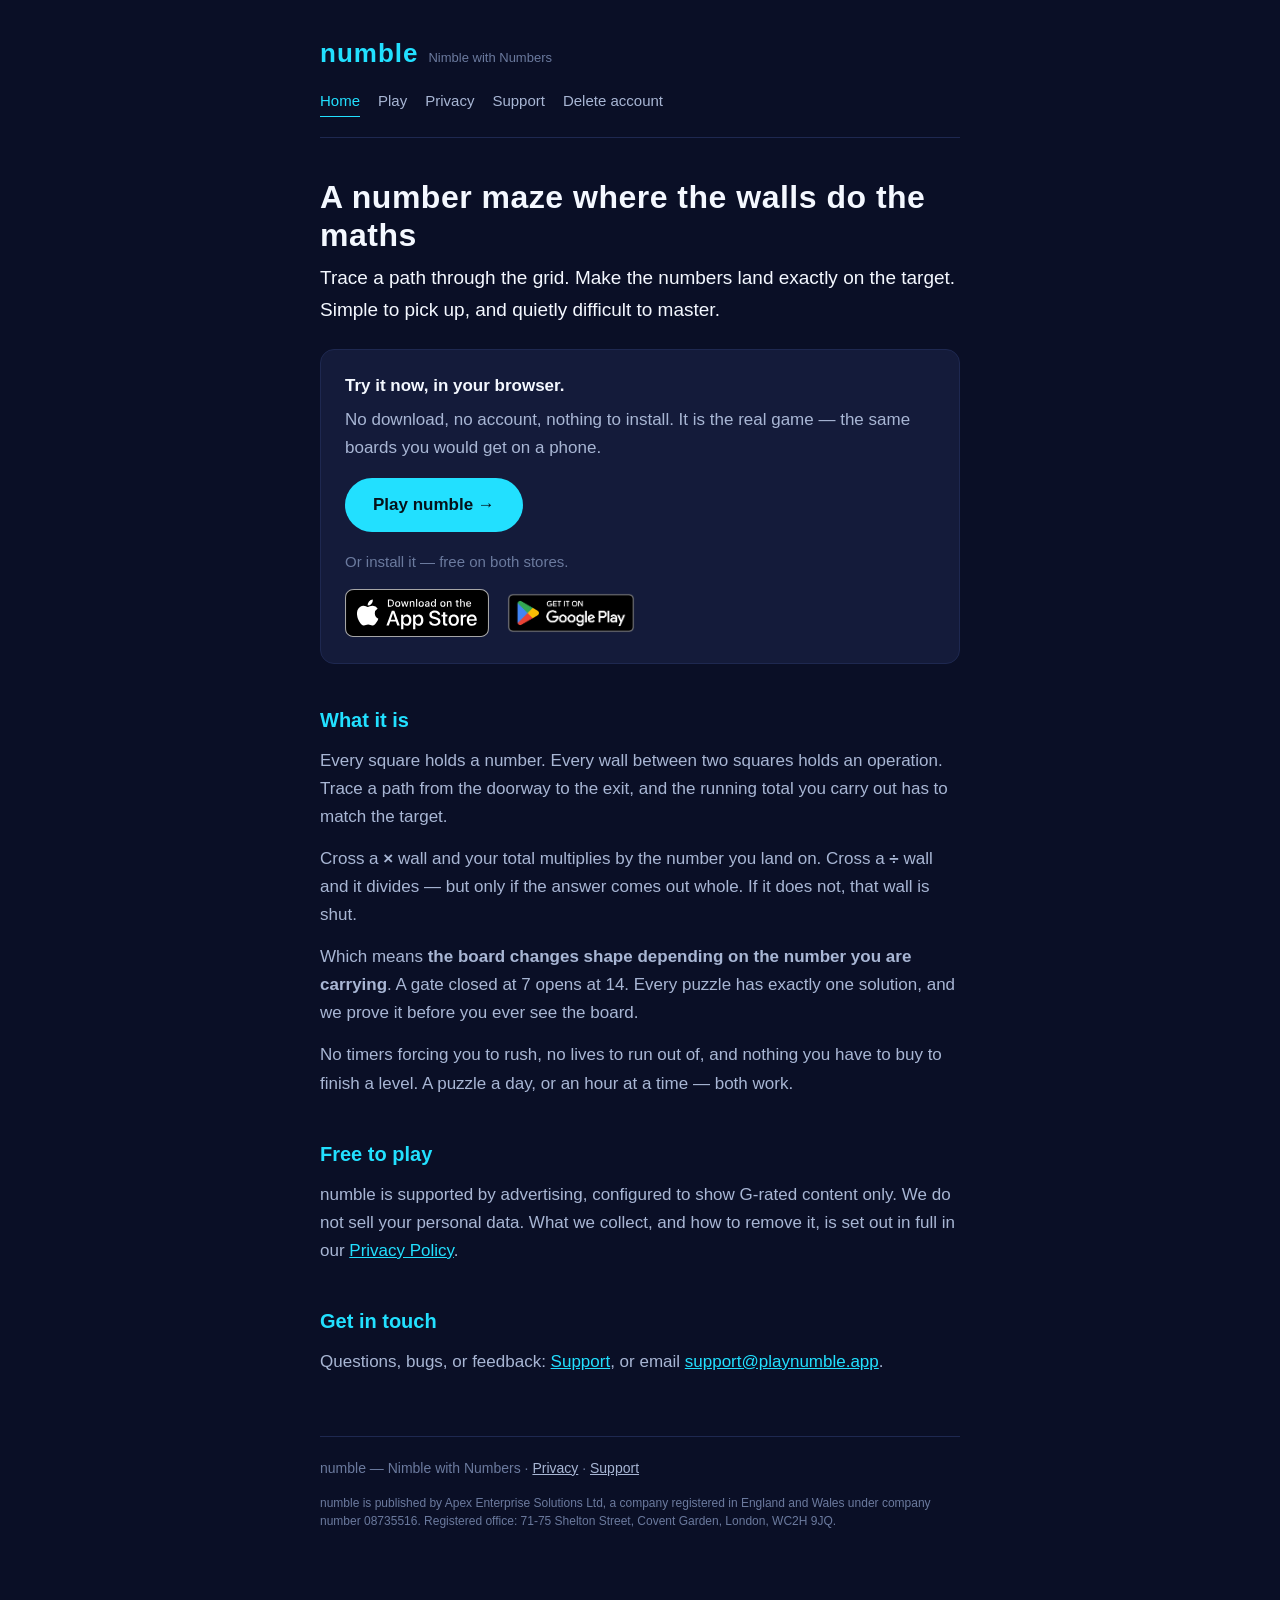
<file: index.html>
<!DOCTYPE html>
<html lang="en">
<head>
<meta charset="utf-8">
<meta name="viewport" content="width=device-width, initial-scale=1">
<title>numble — Nimble with Numbers</title>
<meta name="description" content="numble is a number maze puzzle. Trace a path through the grid and land exactly on the target.">
<link rel="stylesheet" href="style.css">
<meta property="og:type" content="website">
<meta property="og:site_name" content="numble">
<meta property="og:title" content="numble — Nimble with Numbers">
<meta property="og:description" content="A number maze where the walls do the maths. One path. One answer.">
<meta property="og:url" content="https://playnumble.app/">
<meta property="og:image" content="https://playnumble.app/social-card.png">
<meta property="og:image:width" content="1200">
<meta property="og:image:height" content="630">
<meta property="og:image:alt" content="numble — a number maze where the walls do the maths">
<meta name="twitter:card" content="summary_large_image">
<link rel="canonical" href="https://playnumble.app/">
<script type="application/ld+json">
{
  "@context": "https://schema.org",
  "@type": "SoftwareApplication",
  "name": "numble",
  "alternateName": "Play Numble",
  "url": "https://playnumble.app/",
  "image": "https://playnumble.app/social-card.png",
  "description": "A number maze where the walls do the maths. Every cell holds a number and every wall between two cells holds an operation; trace a path from the doorway to the exit and the running total you carry out has to match the target. Every board is proven to have exactly one solution before it is shown.",
  "applicationCategory": "GameApplication",
  "applicationSubCategory": "Puzzle",
  "operatingSystem": "Android, iOS, Web browser",
  "offers": {
    "@type": "Offer",
    "price": "0",
    "priceCurrency": "GBP"
  },
  "publisher": {
    "@type": "Organization",
    "name": "Apex Enterprise Solutions Ltd",
    "url": "https://playnumble.app/",
    "email": "support@playnumble.app"
  },
  "sameAs": [
    "https://play.google.com/store/apps/details?id=app.playnumble",
    "https://apps.apple.com/app/id6805029836"
  ]
}
</script>
</head>
<body>
<div class="wrap">

<header>
  <a class="brand" href="index.html"><b>numble</b><span>Nimble with Numbers</span></a>
  <nav>
    <a href="index.html" aria-current="page">Home</a>
    <a href="/play/">Play</a>
    <a href="privacy.html">Privacy</a>
    <a href="support.html">Support</a>
    <a href="delete-account.html">Delete account</a>
  </nav>
</header>


<h1>A number maze where the walls do the maths</h1>
<p class="lede">Trace a path through the grid. Make the numbers land exactly on
the target. Simple to pick up, and quietly difficult to master.</p>

<div class="card">
  <p style="margin:0 0 6px; color:var(--text-primary)"><strong>Try it now, in
  your browser.</strong></p>
  <p style="margin:0 0 16px">No download, no account, nothing to install. It is
  the real game — the same boards you would get on a phone.</p>
  <p style="margin:0"><a class="cta" href="/play/">Play numble &rarr;</a></p>
  <p style="margin:18px 0 10px; font-size:15px; color:var(--text-dim)">Or
  install it — free on both stores.</p>
  <p class="stores">
    <a href="https://apps.apple.com/app/id6805029836"><img
       src="badges/app-store.svg" alt="Download on the App Store" class="badge-apple"></a>
    <a href="https://play.google.com/store/apps/details?id=app.playnumble"><img
       src="badges/google-play.png" alt="Get it on Google Play" class="badge-google"></a>
  </p>
</div>

<h2>What it is</h2>
<p>Every square holds a number. Every wall between two squares holds an
operation. Trace a path from the doorway to the exit, and the running total you
carry out has to match the target.</p>
<p>Cross a <b>&times;</b> wall and your total multiplies by the number you land
on. Cross a <b>&divide;</b> wall and it divides — but only if the answer comes
out whole. If it does not, that wall is shut.</p>
<p>Which means <strong>the board changes shape depending on the number you are
carrying</strong>. A gate closed at 7 opens at 14. Every puzzle has exactly one
solution, and we prove it before you ever see the board.</p>
<p>No timers forcing you to rush, no lives to run out of, and nothing you have
to buy to finish a level. A puzzle a day, or an hour at a time — both work.</p>

<h2>Free to play</h2>
<p>numble is supported by advertising, configured to show G-rated content only.
We do not sell your personal data. What we collect, and how to remove it, is set
out in full in our <a href="privacy.html">Privacy Policy</a>.</p>

<h2>Get in touch</h2>
<p>Questions, bugs, or feedback: <a href="support.html">Support</a>, or email
<a href="mailto:support@playnumble.app">support@playnumble.app</a>.</p>

<footer>
  <p>numble — Nimble with Numbers ·
     <a href="privacy.html">Privacy</a> ·
     <a href="support.html">Support</a></p>
  <p class="disclosure">numble is published by Apex Enterprise Solutions Ltd, a
     company registered in England and Wales under company number 08735516.
     Registered office: 71-75 Shelton Street, Covent Garden, London, WC2H 9JQ.</p>
</footer>

</div>
<script type='module' src='https://static.cloudflareinsights.com/beacon.min.js' data-cf-beacon='{"token": "984436395a024c57943f9ccbb21e3aca"}'></script>
</body>
</html>
</file>
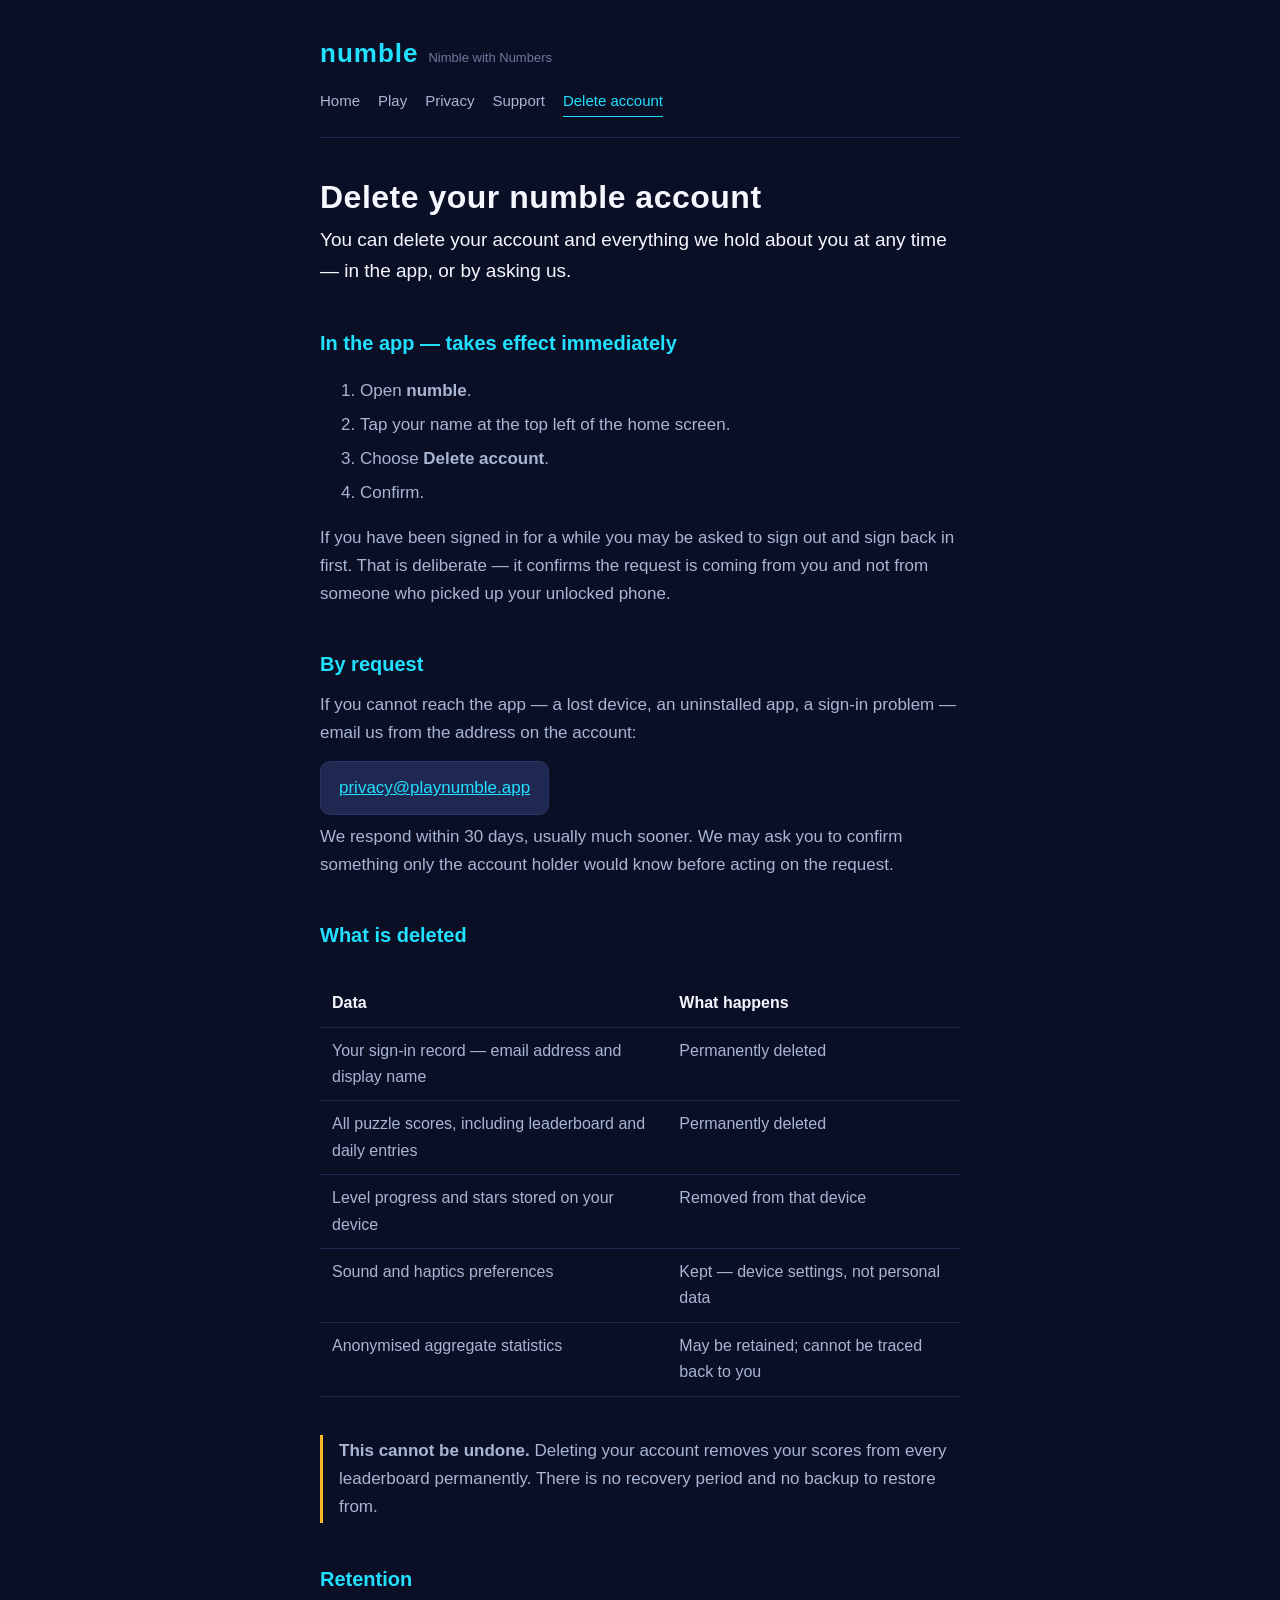
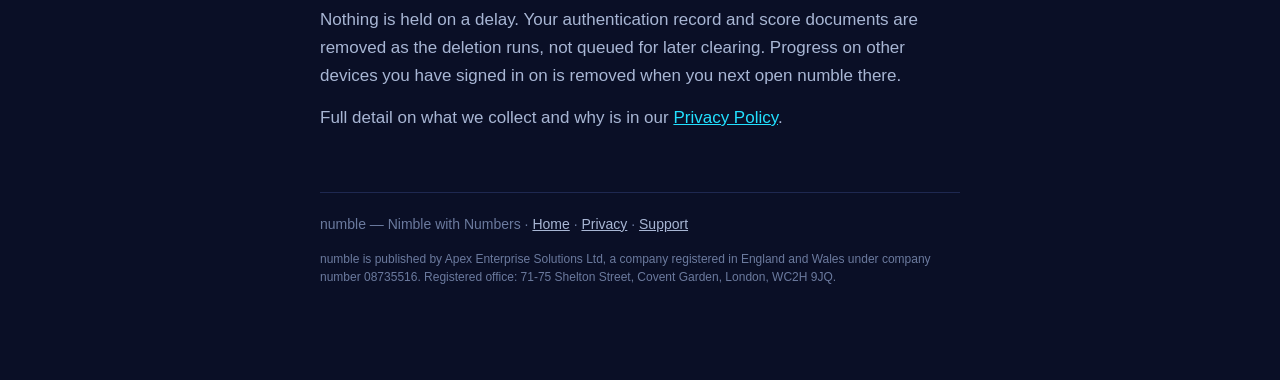
<file: delete-account.html>
<!DOCTYPE html>
<html lang="en">
<head>
<meta charset="utf-8">
<meta name="viewport" content="width=device-width, initial-scale=1">
<title>Delete your account — numble</title>
<meta name="description" content="How to delete your numble account and all associated data, in the app or by request.">
<link rel="stylesheet" href="style.css">
<link rel="canonical" href="https://playnumble.app/delete-account.html">
</head>
<body>
<div class="wrap">

<header>
  <a class="brand" href="index.html"><b>numble</b><span>Nimble with Numbers</span></a>
  <nav>
    <a href="index.html">Home</a>
    <a href="/play/">Play</a>
    <a href="privacy.html">Privacy</a>
    <a href="support.html">Support</a>
    <a href="delete-account.html" aria-current="page">Delete account</a>
  </nav>
</header>


<h1>Delete your numble account</h1>
<p class="lede">You can delete your account and everything we hold about you at
any time — in the app, or by asking us.</p>

<h2>In the app — takes effect immediately</h2>
<ol>
  <li>Open <strong>numble</strong>.</li>
  <li>Tap your name at the top left of the home screen.</li>
  <li>Choose <strong>Delete account</strong>.</li>
  <li>Confirm.</li>
</ol>
<p>If you have been signed in for a while you may be asked to sign out and sign
back in first. That is deliberate — it confirms the request is coming from you
and not from someone who picked up your unlocked phone.</p>

<h2>By request</h2>
<p>If you cannot reach the app — a lost device, an uninstalled app, a sign-in
problem — email us from the address on the account:</p>
<p class="contact"><a href="mailto:privacy@playnumble.app">privacy@playnumble.app</a></p>
<p>We respond within 30 days, usually much sooner. We may ask you to confirm
something only the account holder would know before acting on the request.</p>

<h2>What is deleted</h2>
<div class="scroll-x">
<table>
  <tr><th>Data</th><th>What happens</th></tr>
  <tr><td>Your sign-in record — email address and display name</td><td>Permanently deleted</td></tr>
  <tr><td>All puzzle scores, including leaderboard and daily entries</td><td>Permanently deleted</td></tr>
  <tr><td>Level progress and stars stored on your device</td><td>Removed from that device</td></tr>
  <tr><td>Sound and haptics preferences</td><td>Kept — device settings, not personal data</td></tr>
  <tr><td>Anonymised aggregate statistics</td><td>May be retained; cannot be traced back to you</td></tr>
</table>
</div>

<div class="note">
  <strong>This cannot be undone.</strong> Deleting your account removes your
  scores from every leaderboard permanently. There is no recovery period and no
  backup to restore from.
</div>

<h2>Retention</h2>
<p>Nothing is held on a delay. Your authentication record and score documents
are removed as the deletion runs, not queued for later clearing. Progress on
other devices you have signed in on is removed when you next open numble there.</p>

<p>Full detail on what we collect and why is in our
<a href="privacy.html">Privacy Policy</a>.</p>

<footer>
  <p>numble — Nimble with Numbers ·
     <a href="index.html">Home</a> ·
     <a href="privacy.html">Privacy</a> ·
     <a href="support.html">Support</a></p>
  <p class="disclosure">numble is published by Apex Enterprise Solutions Ltd, a
     company registered in England and Wales under company number 08735516.
     Registered office: 71-75 Shelton Street, Covent Garden, London, WC2H 9JQ.</p>
</footer>

</div>
<script type='module' src='https://static.cloudflareinsights.com/beacon.min.js' data-cf-beacon='{"token": "984436395a024c57943f9ccbb21e3aca"}'></script>
</body>
</html>
</file>
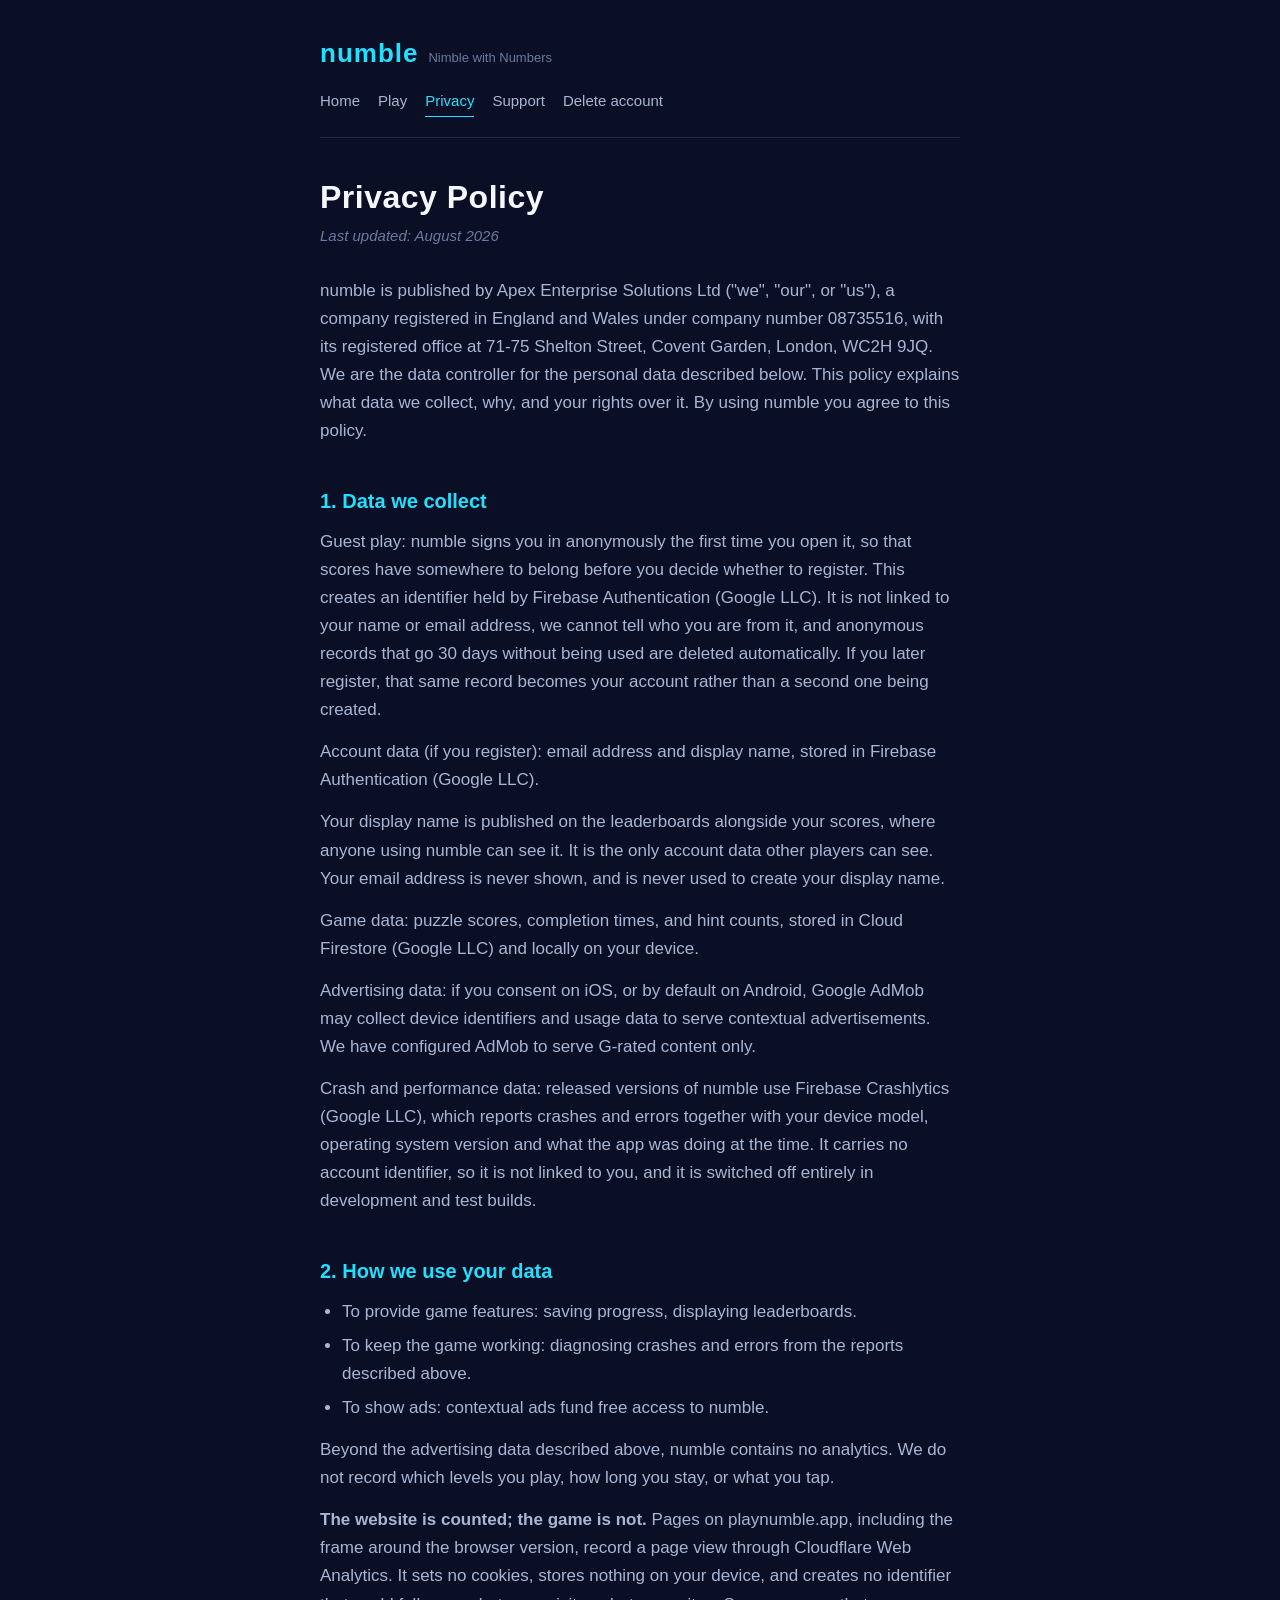
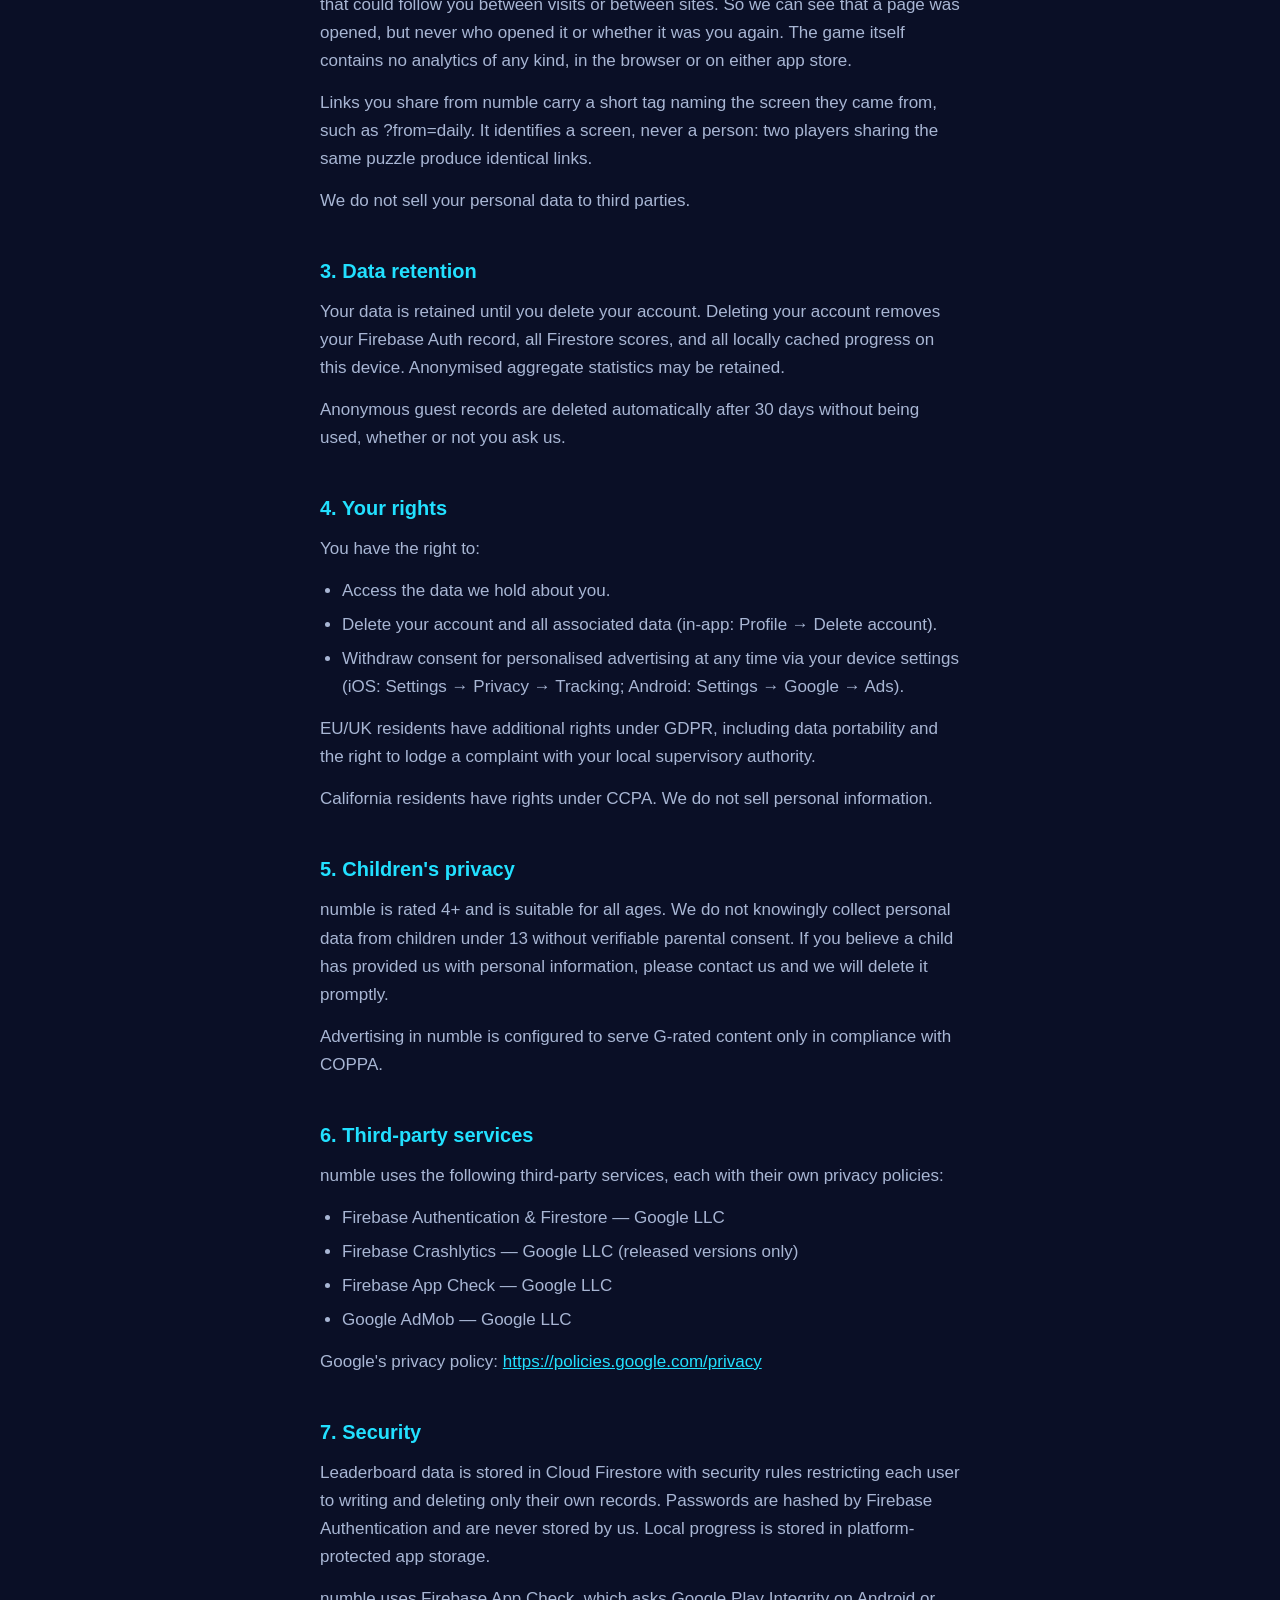
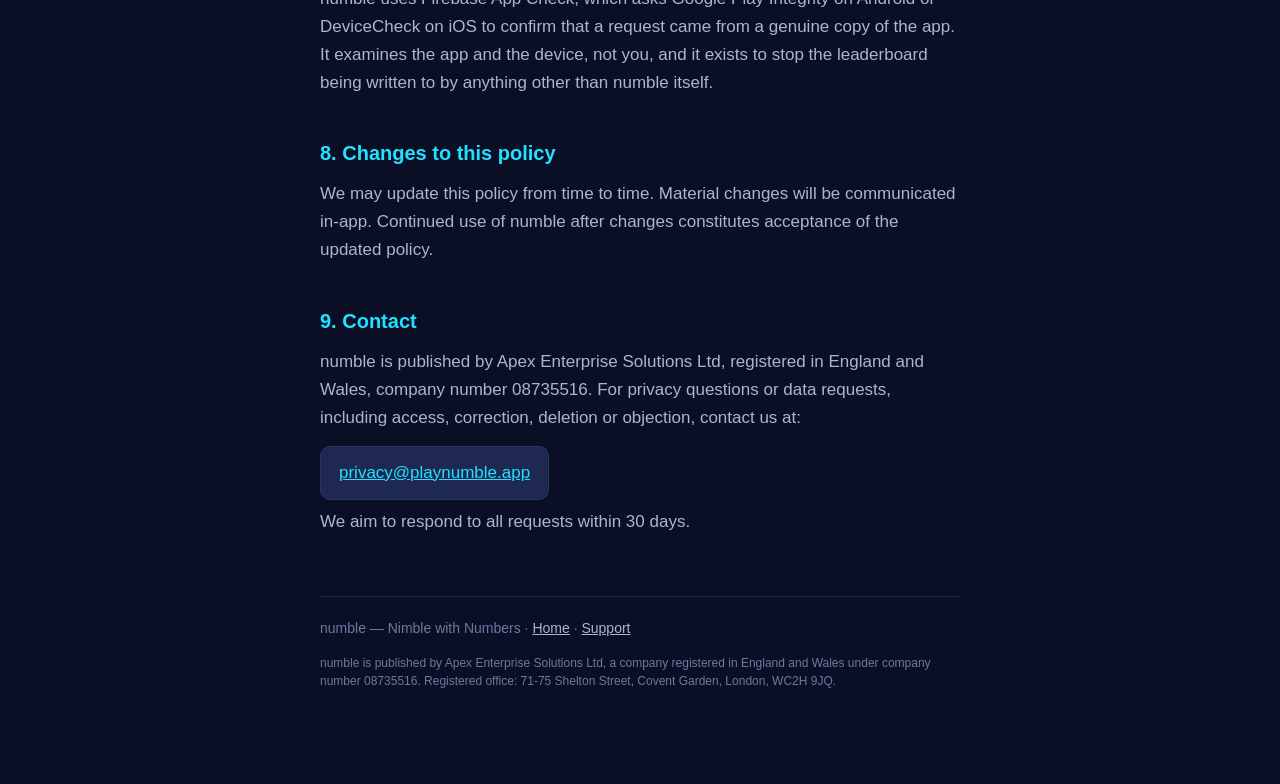
<file: privacy.html>
<!DOCTYPE html>
<html lang="en">
<head>
<meta charset="utf-8">
<meta name="viewport" content="width=device-width, initial-scale=1">
<title>Privacy Policy — numble</title>
<meta name="description" content="How numble collects, uses, and protects your data. GDPR, CCPA and COPPA compliant.">
<link rel="stylesheet" href="style.css">
<link rel="canonical" href="https://playnumble.app/privacy.html">
</head>
<body>
<div class="wrap">

<header>
  <a class="brand" href="index.html"><b>numble</b><span>Nimble with Numbers</span></a>
  <nav>
    <a href="index.html">Home</a>
    <a href="/play/">Play</a>
    <a href="privacy.html" aria-current="page">Privacy</a>
    <a href="support.html">Support</a>
    <a href="delete-account.html">Delete account</a>
  </nav>
</header>


<h1>Privacy Policy</h1>
<p class="updated">Last updated: August 2026</p>

<p>numble is published by Apex Enterprise Solutions Ltd ("we", "our", or "us"), a company registered
in England and Wales under company number 08735516, with its registered office at
71-75 Shelton Street, Covent Garden, London, WC2H 9JQ. We are the data controller for the personal data described below. This
policy explains what data we collect, why, and your rights over it. By using
numble you agree to this policy.</p>

<h2>1. Data we collect</h2>
<p>Guest play: numble signs you in anonymously the first time you open it, so
that scores have somewhere to belong before you decide whether to register. This
creates an identifier held by Firebase Authentication (Google LLC). It is not
linked to your name or email address, we cannot tell who you are from it, and
anonymous records that go 30 days without being used are deleted automatically.
If you later register, that same record becomes your account rather than a
second one being created.</p>
<p>Account data (if you register): email address and display name, stored in
Firebase Authentication (Google LLC).</p>
<p>Your display name is published on the leaderboards alongside your scores,
where anyone using numble can see it. It is the only account data other players
can see. Your email address is never shown, and is never used to create your
display name.</p>
<p>Game data: puzzle scores, completion times, and hint counts, stored in Cloud
Firestore (Google LLC) and locally on your device.</p>
<p>Advertising data: if you consent on iOS, or by default on Android, Google
AdMob may collect device identifiers and usage data to serve contextual
advertisements. We have configured AdMob to serve G-rated content only.</p>
<p>Crash and performance data: released versions of numble use Firebase
Crashlytics (Google LLC), which reports crashes and errors together with your
device model, operating system version and what the app was doing at the time.
It carries no account identifier, so it is not linked to you, and it is switched
off entirely in development and test builds.</p>

<h2>2. How we use your data</h2>
<ul>
  <li>To provide game features: saving progress, displaying leaderboards.</li>
  <li>To keep the game working: diagnosing crashes and errors from the reports
    described above.</li>
  <li>To show ads: contextual ads fund free access to numble.</li>
</ul>
<p>Beyond the advertising data described above, numble contains no analytics. We
do not record which levels you play, how long you stay, or what you tap.</p>
<p><strong>The website is counted; the game is not.</strong> Pages on
playnumble.app, including the frame around the browser version, record a page
view through Cloudflare Web Analytics. It sets no cookies, stores nothing on
your device, and creates no identifier that could follow you between visits or
between sites. So we can see that a page was opened, but never who opened it
or whether it was you again. The game itself contains no analytics of any
kind, in the browser or on either app store.</p>
<p>Links you share from numble carry a short tag naming the screen they came
from, such as ?from=daily. It identifies a screen, never a person: two players
sharing the same puzzle produce identical links.</p>
<p>We do not sell your personal data to third parties.</p>

<h2>3. Data retention</h2>
<p>Your data is retained until you delete your account. Deleting your account
removes your Firebase Auth record, all Firestore scores, and all locally cached
progress on this device. Anonymised aggregate statistics may be retained.</p>
<p>Anonymous guest records are deleted automatically after 30 days without being
used, whether or not you ask us.</p>

<h2>4. Your rights</h2>
<p>You have the right to:</p>
<ul>
  <li>Access the data we hold about you.</li>
  <li>Delete your account and all associated data (in-app: Profile &rarr; Delete account).</li>
  <li>Withdraw consent for personalised advertising at any time via your device
      settings (iOS: Settings &rarr; Privacy &rarr; Tracking; Android: Settings
      &rarr; Google &rarr; Ads).</li>
</ul>
<p>EU/UK residents have additional rights under GDPR, including data portability
and the right to lodge a complaint with your local supervisory authority.</p>
<p>California residents have rights under CCPA. We do not sell personal
information.</p>

<h2>5. Children's privacy</h2>
<p>numble is rated 4+ and is suitable for all ages. We do not knowingly collect
personal data from children under 13 without verifiable parental consent. If you
believe a child has provided us with personal information, please contact us and
we will delete it promptly.</p>
<p>Advertising in numble is configured to serve G-rated content only in
compliance with COPPA.</p>

<h2>6. Third-party services</h2>
<p>numble uses the following third-party services, each with their own privacy
policies:</p>
<ul>
  <li>Firebase Authentication &amp; Firestore — Google LLC</li>
  <li>Firebase Crashlytics — Google LLC (released versions only)</li>
  <li>Firebase App Check — Google LLC</li>
  <li>Google AdMob — Google LLC</li>
</ul>
<p>Google's privacy policy:
<a href="https://policies.google.com/privacy">https://policies.google.com/privacy</a></p>

<h2>7. Security</h2>
<p>Leaderboard data is stored in Cloud Firestore with security rules restricting
each user to writing and deleting only their own records. Passwords are hashed
by Firebase Authentication and are never stored by us. Local progress is stored
in platform-protected app storage.</p>
<p>numble uses Firebase App Check, which asks Google Play Integrity on Android or
DeviceCheck on iOS to confirm that a request came from a genuine copy of the app.
It examines the app and the device, not you, and it exists to stop the
leaderboard being written to by anything other than numble itself.</p>

<h2>8. Changes to this policy</h2>
<p>We may update this policy from time to time. Material changes will be
communicated in-app. Continued use of numble after changes constitutes
acceptance of the updated policy.</p>

<h2>9. Contact</h2>
<p>numble is published by Apex Enterprise Solutions Ltd, registered in England and Wales, company
number 08735516. For privacy questions or data requests, including access,
correction, deletion or objection, contact us at:</p>
<p class="contact"><a href="mailto:privacy@playnumble.app">privacy@playnumble.app</a></p>
<p>We aim to respond to all requests within 30 days.</p>

<footer>
  <p>numble — Nimble with Numbers ·
     <a href="index.html">Home</a> ·
     <a href="support.html">Support</a></p>
  <p class="disclosure">numble is published by Apex Enterprise Solutions Ltd, a
     company registered in England and Wales under company number 08735516.
     Registered office: 71-75 Shelton Street, Covent Garden, London, WC2H 9JQ.</p>
</footer>

</div>
<script type='module' src='https://static.cloudflareinsights.com/beacon.min.js' data-cf-beacon='{"token": "984436395a024c57943f9ccbb21e3aca"}'></script>
</body>
</html>
</file>
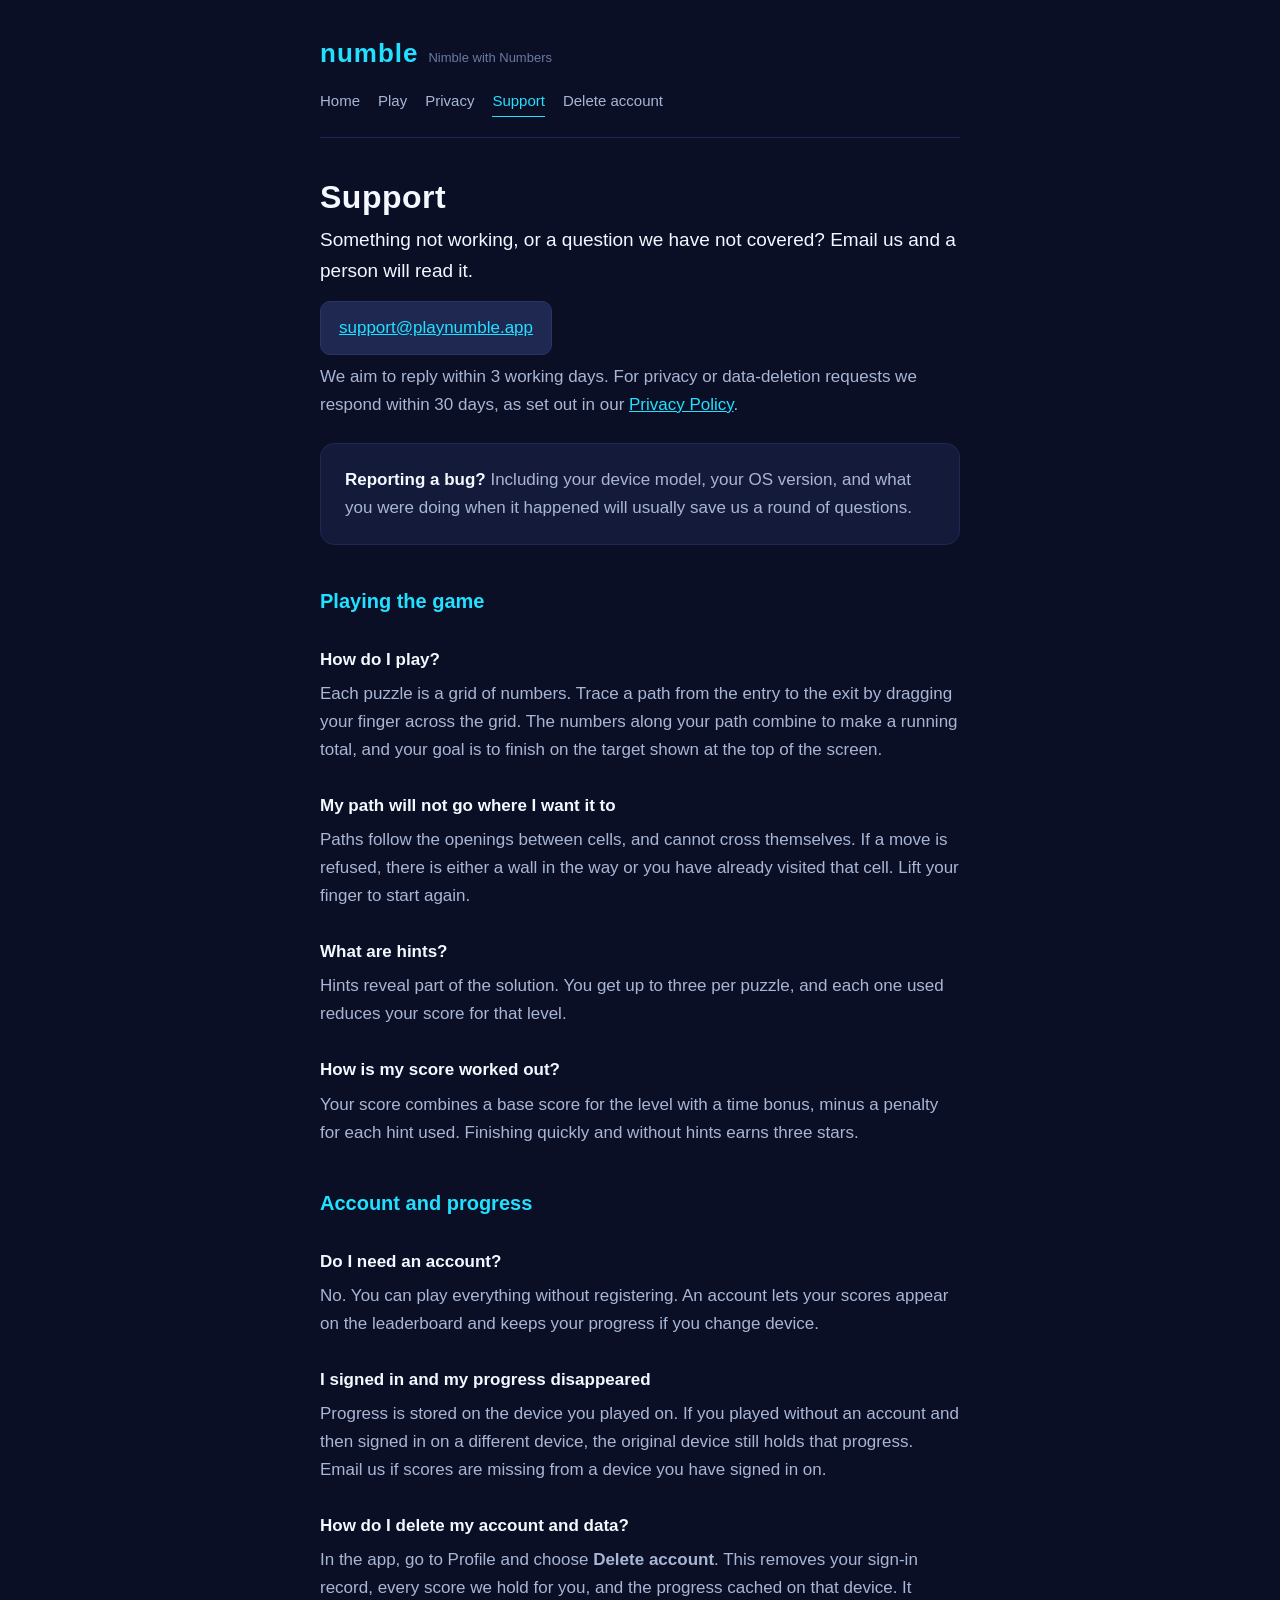
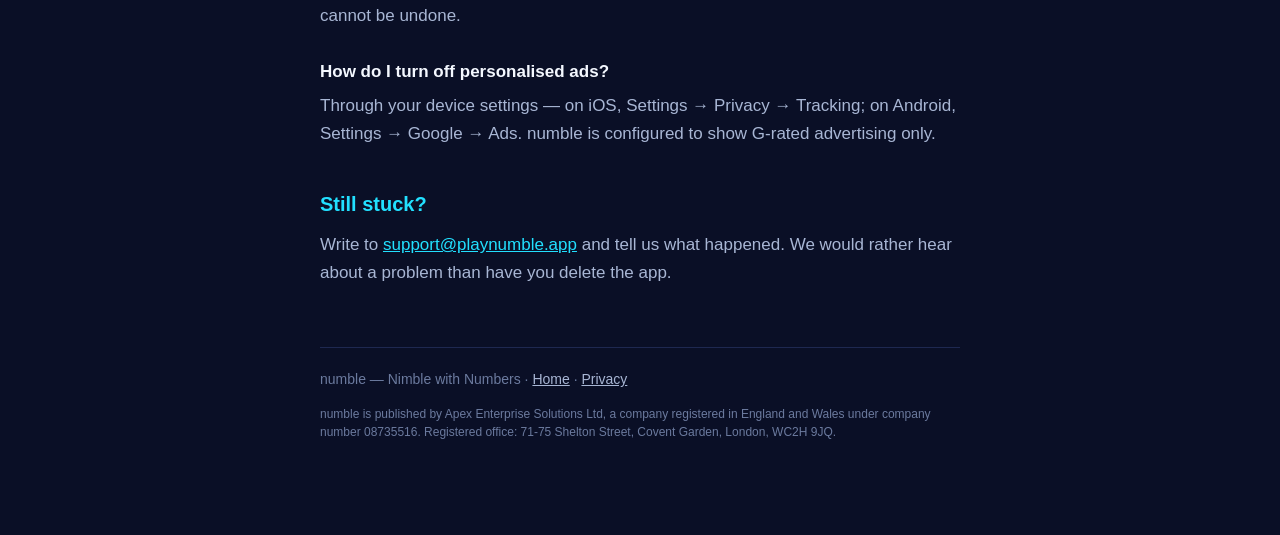
<file: support.html>
<!DOCTYPE html>
<html lang="en">
<head>
<meta charset="utf-8">
<meta name="viewport" content="width=device-width, initial-scale=1">
<title>Support — numble</title>
<meta name="description" content="Help with numble — how to play, account and data questions, and how to reach us.">
<link rel="stylesheet" href="style.css">
<link rel="canonical" href="https://playnumble.app/support.html">
</head>
<body>
<div class="wrap">

<header>
  <a class="brand" href="index.html"><b>numble</b><span>Nimble with Numbers</span></a>
  <nav>
    <a href="index.html">Home</a>
    <a href="/play/">Play</a>
    <a href="privacy.html">Privacy</a>
    <a href="support.html" aria-current="page">Support</a>
    <a href="delete-account.html">Delete account</a>
  </nav>
</header>

<h1>Support</h1>
<p class="lede">Something not working, or a question we have not covered? Email
us and a person will read it.</p>

<p class="contact"><a href="mailto:support@playnumble.app">support@playnumble.app</a></p>
<p>We aim to reply within 3 working days. For privacy or data-deletion requests
we respond within 30 days, as set out in our
<a href="privacy.html">Privacy Policy</a>.</p>

<div class="card">
  <p style="margin:0"><strong style="color:var(--text-primary)">Reporting a
  bug?</strong> Including your device model, your OS version, and what you were
  doing when it happened will usually save us a round of questions.</p>
</div>

<h2>Playing the game</h2>

<h3>How do I play?</h3>
<p>Each puzzle is a grid of numbers. Trace a path from the entry to the exit by
dragging your finger across the grid. The numbers along your path combine to
make a running total, and your goal is to finish on the target shown at the top
of the screen.</p>

<h3>My path will not go where I want it to</h3>
<p>Paths follow the openings between cells, and cannot cross themselves. If a
move is refused, there is either a wall in the way or you have already visited
that cell. Lift your finger to start again.</p>

<h3>What are hints?</h3>
<p>Hints reveal part of the solution. You get up to three per puzzle, and each
one used reduces your score for that level.</p>

<h3>How is my score worked out?</h3>
<p>Your score combines a base score for the level with a time bonus, minus a
penalty for each hint used. Finishing quickly and without hints earns three
stars.</p>

<h2>Account and progress</h2>

<h3>Do I need an account?</h3>
<p>No. You can play everything without registering. An account lets your scores
appear on the leaderboard and keeps your progress if you change device.</p>

<h3>I signed in and my progress disappeared</h3>
<p>Progress is stored on the device you played on. If you played without an
account and then signed in on a different device, the original device still
holds that progress. Email us if scores are missing from a device you have
signed in on.</p>

<h3>How do I delete my account and data?</h3>
<p>In the app, go to Profile and choose <strong>Delete account</strong>. This
removes your sign-in record, every score we hold for you, and the progress
cached on that device. It cannot be undone.</p>

<h3>How do I turn off personalised ads?</h3>
<p>Through your device settings — on iOS, Settings &rarr; Privacy &rarr;
Tracking; on Android, Settings &rarr; Google &rarr; Ads. numble is configured to
show G-rated advertising only.</p>

<h2>Still stuck?</h2>
<p>Write to <a href="mailto:support@playnumble.app">support@playnumble.app</a> and tell
us what happened. We would rather hear about a problem than have you delete the
app.</p>

<footer>
  <p>numble — Nimble with Numbers ·
     <a href="index.html">Home</a> ·
     <a href="privacy.html">Privacy</a></p>
  <p class="disclosure">numble is published by Apex Enterprise Solutions Ltd, a
     company registered in England and Wales under company number 08735516.
     Registered office: 71-75 Shelton Street, Covent Garden, London, WC2H 9JQ.</p>
</footer>

</div>
<script type='module' src='https://static.cloudflareinsights.com/beacon.min.js' data-cf-beacon='{"token": "984436395a024c57943f9ccbb21e3aca"}'></script>
</body>
</html>
</file>
<file: style.css>
:root {
  --background: #0A0F26;
  --surface: #141B3A;
  --card: #1E2850;
  --card-high: #2A3565;

  --cyan: #22E0FF;
  --gold: #FFB627;
  --green: #2BF598;
  --violet: #B08CFF;

  --text-primary: #F4F8FF;
  --text-secondary: #A8B6D4;
  --text-dim: #6B7A9E;

  --measure: 680px;
}

* { box-sizing: border-box; }

body {
  margin: 0;
  background: var(--background);
  color: var(--text-secondary);
  font-family: -apple-system, BlinkMacSystemFont, "Segoe UI", Roboto,
    "Helvetica Neue", Arial, sans-serif;
  font-size: 17px;
  line-height: 1.65;
  -webkit-text-size-adjust: 100%;
}

.wrap {
  max-width: var(--measure);
  margin: 0 auto;
  padding: 32px 20px 80px;
}

/* ── Header ─────────────────────────────────────────────────────────────── */

header {
  border-bottom: 1px solid var(--card);
  margin-bottom: 40px;
  padding-bottom: 20px;
}

.brand {
  display: inline-flex;
  align-items: baseline;
  gap: 10px;
  text-decoration: none;
}

.brand b {
  font-size: 26px;
  font-weight: 800;
  letter-spacing: 1px;
  color: var(--cyan);
}

.brand span {
  font-size: 13px;
  color: var(--text-dim);
}

nav {
  margin-top: 14px;
  display: flex;
  flex-wrap: wrap;
  gap: 18px;
}

nav a {
  color: var(--text-secondary);
  text-decoration: none;
  font-size: 15px;
  border-bottom: 1px solid transparent;
  padding-bottom: 2px;
}

nav a:hover,
nav a[aria-current="page"] {
  color: var(--cyan);
  border-bottom-color: var(--cyan);
}

/* ── Type ───────────────────────────────────────────────────────────────── */

h1 {
  color: var(--text-primary);
  font-size: 32px;
  line-height: 1.2;
  letter-spacing: 0.5px;
  margin: 0 0 8px;
}

h2 {
  color: var(--cyan);
  font-size: 20px;
  font-weight: 700;
  margin: 40px 0 10px;
}

h3 {
  color: var(--text-primary);
  font-size: 17px;
  font-weight: 700;
  margin: 28px 0 6px;
}

p { margin: 0 0 14px; }

ul { margin: 0 0 14px; padding-left: 22px; }
li { margin-bottom: 6px; }

a { color: var(--cyan); }

.updated {
  color: var(--text-dim);
  font-style: italic;
  font-size: 15px;
  margin-bottom: 28px;
}

.lede {
  color: var(--text-primary);
  font-size: 19px;
}

/* ── Components ─────────────────────────────────────────────────────────── */

.card {
  background: var(--surface);
  border: 1px solid var(--card);
  border-radius: 14px;
  padding: 22px 24px;
  margin: 24px 0;
}

.cta {
  display: inline-block;
  background: var(--cyan);
  color: #06121A;
  font-weight: 700;
  font-size: 17px;
  text-decoration: none;
  border-radius: 999px;
  padding: 13px 28px;
}

.cta:hover { background: #6BEBFF; }

.contact {
  display: inline-block;
  background: var(--card);
  border: 1px solid var(--card-high);
  border-radius: 10px;
  padding: 12px 18px;
  font-size: 17px;
  margin-bottom: 8px;
}

.note {
  border-left: 3px solid var(--gold);
  padding: 2px 0 2px 16px;
  color: var(--text-secondary);
  margin: 20px 0;
}

table {
  width: 100%;
  border-collapse: collapse;
  margin: 18px 0;
  font-size: 16px;
}

th, td {
  text-align: left;
  padding: 10px 12px;
  border-bottom: 1px solid var(--card);
  vertical-align: top;
}

th {
  color: var(--text-primary);
  font-weight: 700;
}

/* Wide content must scroll inside itself, never the page. */
.scroll-x {
  overflow-x: auto;
  -webkit-overflow-scrolling: touch;
}

footer {
  border-top: 1px solid var(--card);
  margin-top: 60px;
  padding-top: 20px;
  color: var(--text-dim);
  font-size: 14px;
}

footer a { color: var(--text-secondary); }

/* Companies Act trading disclosure. Required on a UK limited company's
   website — name, registered number, place of registration and registered
   office — so it appears on every page, not only the policy. */
.disclosure {
  margin-top: 10px;
  font-size: 12px;
  color: var(--text-dim);
  line-height: 1.5;
}

@media (max-width: 480px) {
  body { font-size: 16px; }
  h1 { font-size: 26px; }
  .wrap { padding: 24px 16px 60px; }
}

/* Store badges. Apple's and Google's artwork, unmodified — both vendors'
   guidelines forbid recolouring, cropping or adding effects, so these rules do
   nothing but set a height and keep the pair on one baseline.

   The two are sized differently on purpose: Google's badge carries roughly a
   tenth of its own height as built-in padding, so matching the raw heights
   would make the App Store button look the larger of the two. */
.stores {
  display: flex;
  flex-wrap: wrap;
  align-items: center;
  gap: 10px;
  margin: 0;
}
.badge-apple  { height: 48px; width: auto; display: block; }
.badge-google { height: 56px; width: auto; display: block; }
</file>
